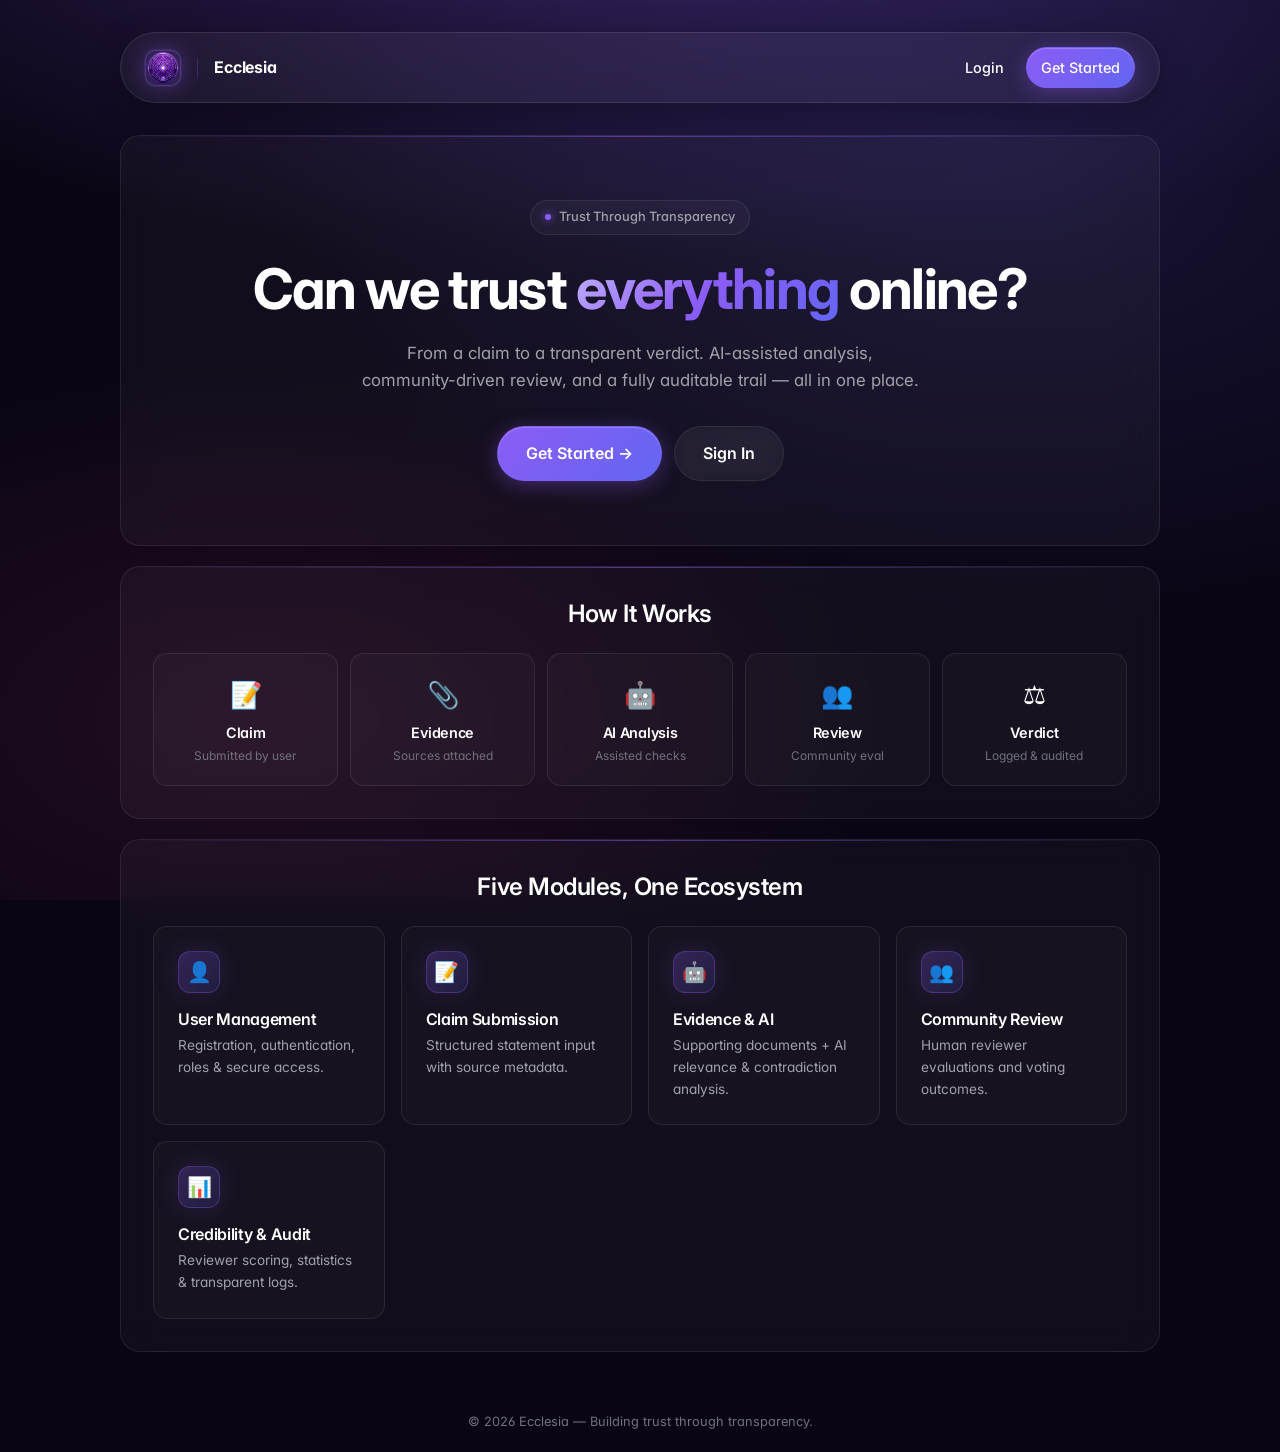
<file: web/index.html>
<!DOCTYPE html>
<html lang="en">
<head>
    <meta charset="UTF-8">
    <meta name="viewport" content="width=device-width, initial-scale=1.0">
    <title>Community Evidence Verification Platform</title>
    <link rel="preconnect" href="https://fonts.googleapis.com">
    <link rel="preconnect" href="https://fonts.gstatic.com" crossorigin>
    <link href="https://fonts.googleapis.com/css2?family=Inter:wght@400;500;600;700&family=JetBrains+Mono:wght@400;500&display=swap" rel="stylesheet">
    <link rel="stylesheet" href="style.css">
</head>
<body>
<div class="container">
    <nav class="nav">
        <div class="nav-brand">
            <div class="nav-logo"><img src="images/logo.png" alt="Ecclesia"></div>
            <div class="brand-divider"></div>
            <span>Ecclesia</span>
        </div>
        <div class="nav-links">
            <a href="login.html" style="color:white">Login</a>
            <a href="register.html" class="btn btn-primary btn-sm" style="color:white">Get Started</a>
        </div>
    </nav>

    <section class="card hero">
        <div class="hero-badge">Trust Through Transparency</div>
        <h1>Can we trust <span class="gradient-text">everything</span> online?</h1>
        <p>From a claim to a transparent verdict. AI-assisted analysis, community-driven review, and a fully auditable trail — all in one place.</p>
        <div class="hero-actions">
            <a href="register.html" class="btn btn-primary btn-lg">Get Started →</a>
            <a href="login.html" class="btn btn-secondary btn-lg">Sign In</a>
        </div>
    </section>

    <section class="card">
        <h2 class="text-center">How It Works</h2>
        <div class="workflow">
            <div class="workflow-step">
                <span class="step-icon">📝</span>
                <h4>Claim</h4>
                <p>Submitted by user</p>
            </div>
            <div class="workflow-step">
                <span class="step-icon">📎</span>
                <h4>Evidence</h4>
                <p>Sources attached</p>
            </div>
            <div class="workflow-step">
                <span class="step-icon">🤖</span>
                <h4>AI Analysis</h4>
                <p>Assisted checks</p>
            </div>
            <div class="workflow-step">
                <span class="step-icon">👥</span>
                <h4>Review</h4>
                <p>Community eval</p>
            </div>
            <div class="workflow-step">
                <span class="step-icon">⚖️</span>
                <h4>Verdict</h4>
                <p>Logged & audited</p>
            </div>
        </div>
    </section>

    <section class="card">
        <h2 class="text-center">Five Modules, One Ecosystem</h2>
        <div class="feature-grid">
            <div class="feature">
                <div class="feature-icon">👤</div>
                <h3>User Management</h3>
                <p>Registration, authentication, roles & secure access.</p>
            </div>
            <div class="feature">
                <div class="feature-icon">📝</div>
                <h3>Claim Submission</h3>
                <p>Structured statement input with source metadata.</p>
            </div>
            <div class="feature">
                <div class="feature-icon">🤖</div>
                <h3>Evidence & AI</h3>
                <p>Supporting documents + AI relevance & contradiction analysis.</p>
            </div>
            <div class="feature">
                <div class="feature-icon">👥</div>
                <h3>Community Review</h3>
                <p>Human reviewer evaluations and voting outcomes.</p>
            </div>
            <div class="feature">
                <div class="feature-icon">📊</div>
                <h3>Credibility & Audit</h3>
                <p>Reviewer scoring, statistics & transparent logs.</p>
            </div>
        </div>
    </section>

    <div class="footer">
        © 2026 Ecclesia — Building trust through transparency.
    </div>
</div>
</body>
</html>
</file>
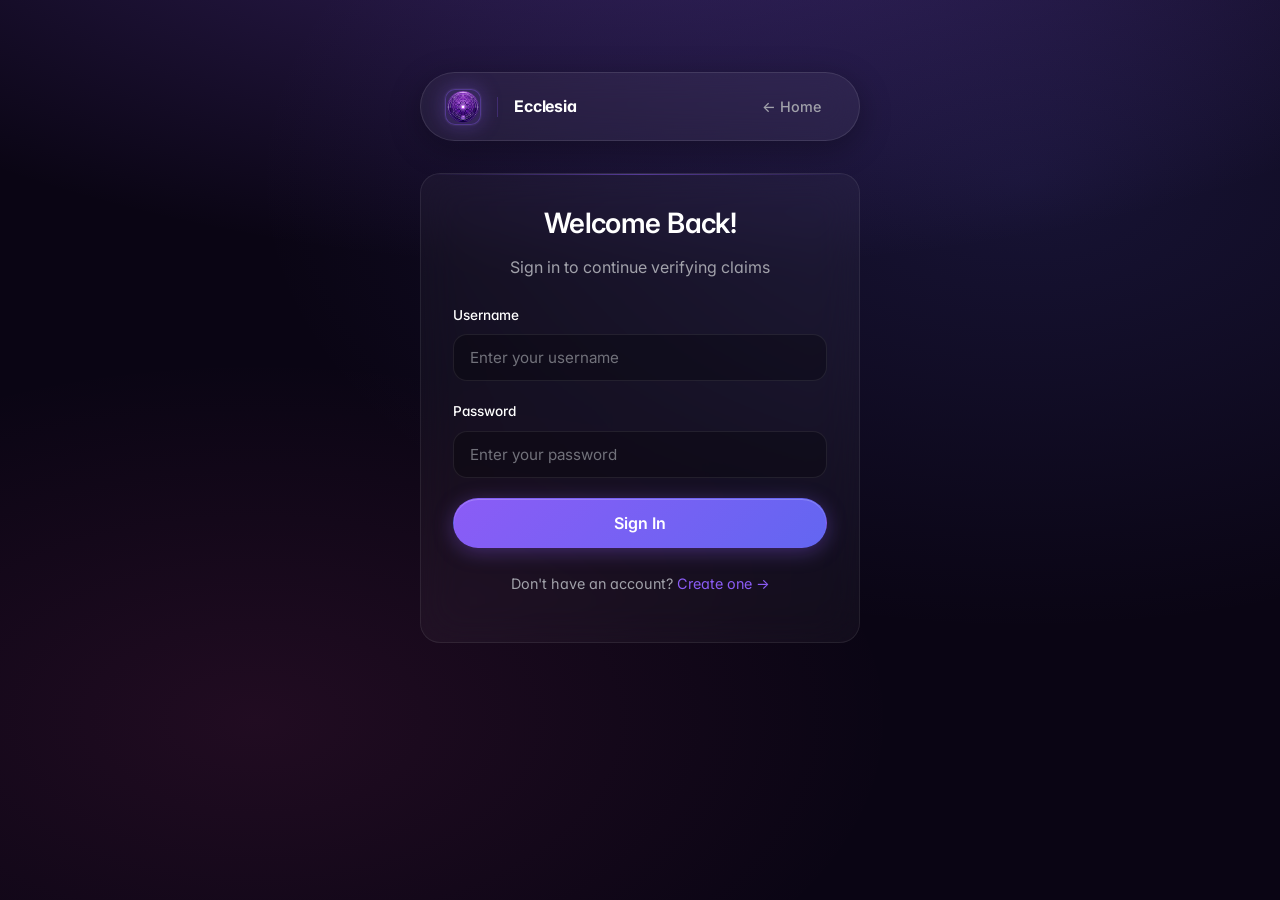
<file: web/claim-detail.html>
<!DOCTYPE html>
<html lang="en">
<head>
    <meta charset="UTF-8">
    <meta name="viewport" content="width=device-width, initial-scale=1.0">
    <title>Claim Details — Ecclesia</title>
    <link rel="preconnect" href="https://fonts.googleapis.com">
    <link rel="preconnect" href="https://fonts.gstatic.com" crossorigin>
    <link href="https://fonts.googleapis.com/css2?family=Inter:wght@400;500;600;700&family=JetBrains+Mono:wght@400;500&display=swap" rel="stylesheet">
    <link rel="stylesheet" href="style.css">
</head>
<body>
<div class="container">
    <nav class="nav">
        <div class="nav-brand">
            <div class="nav-logo"><img src="images/logo.png" alt="Ecclesia" onerror="this.style.display='none'"></div>
            <span>Ecclesia</span>
        </div>
        <div class="nav-links">
            <a href="dashboard.html">← Dashboard</a>
            <a href="#" onclick="logout(); return false;">Logout</a>
        </div>
    </nav>

    <div id="content">Loading...</div>
</div>

<div id="reportModal" class="modal-overlay">
    <div class="modal-content">
        <div class="modal-header">
            <h2>📄 Verification Report</h2>
            <button class="btn btn-secondary btn-sm" onclick="closeReport()">✕ Close</button>
        </div>
        <div class="modal-body">
            <pre id="reportContent"></pre>
        </div>
    </div>
</div>

<script>
    const user = JSON.parse(localStorage.getItem('user') || 'null');
    if (!user) window.location.href = 'login.html';

    const params = new URLSearchParams(window.location.search);
    const claimId = params.get('id');

    if (!claimId) {
        document.getElementById('content').innerHTML =
            '<div class="error">No claim ID provided. <a href="dashboard.html">Go back</a></div>';
    }

    // ---- Date formatter for IST strings like "2026-09-18 14:00:00" ----
    function formatDateTime(str) {
        if (!str) return 'N/A';
        const m = String(str).match(/(\d{4})-(\d{2})-(\d{2})[T ](\d{2}):(\d{2})/);
        if (!m) return str;
        const [, y, mo, d, h, mi] = m;
        const months = ['Jan','Feb','Mar','Apr','May','Jun','Jul','Aug','Sep','Oct','Nov','Dec'];
        const hh = parseInt(h, 10);
        const ampm = hh >= 12 ? 'PM' : 'AM';
        const h12 = hh % 12 || 12;
        return `${d} ${months[parseInt(mo, 10) - 1]} ${y}, ${h12}:${mi} ${ampm}`;
    }

    function escapeHtml(str) {
        if (str === null || str === undefined) return '';
        return String(str)
            .replace(/&/g, '&amp;')
            .replace(/</g, '&lt;')
            .replace(/>/g, '&gt;')
            .replace(/"/g, '&quot;')
            .replace(/'/g, '&#39;');
    }

    // =========================================================
    // MAIN LOAD
    // =========================================================
    async function loadClaim() {
        try {
            const res = await fetch(`http://localhost:8080/api/claim/detail?id=${claimId}`);
            const claim = await res.json();

            if (!res.ok) {
                document.getElementById('content').innerHTML =
                    '<div class="error">' + (claim.error || 'Claim not found') + '</div>';
                return;
            }

            const reviewsRes = await fetch(`http://localhost:8080/api/review/claim?claimId=${claimId}`);
            const reviews = await reviewsRes.json();

            // ---- Compute evidence list (defensive) ----
            const evidence = Array.isArray(claim.evidenceList) ? claim.evidenceList : [];

            let html = `
                    <div class="card">
                        <div class="claim-meta" style="margin-bottom: 12px;">
                            <span>👤 ${claim.submitter ? escapeHtml(claim.submitter.username) : 'Unknown'}</span>
                            <span>🕐 ${formatDateTime(claim.submissionDate)}</span>
                            <span class="status status-${claim.status}">${claim.status}</span>
                        </div>
                        <h1 style="font-size: 1.75rem;">${escapeHtml(claim.title)}</h1>
                        <p>${escapeHtml(claim.description || 'No description provided.')}</p>
                        ${claim.sourceUrl ? `<p style="font-size: 0.85rem;"><strong style="color: var(--text);">Source:</strong> <a href="${escapeHtml(claim.sourceUrl)}" target="_blank">${escapeHtml(claim.sourceUrl)}</a></p>` : ''}
                        <div class="claim-actions">
                            <button class="btn btn-secondary btn-sm" onclick="viewReport()">📄 View Full Report</button>
                        </div>
                    </div>

                    <!-- ============ EVIDENCE SECTION ============ -->
                    <div class="card">
                        <h2>📎 Evidence (${evidence.length})</h2>
                        ${evidence.length > 0
                ? evidence.map(e => `
                                <div class="claim-card">
                                    <h3>${escapeHtml(e.title)}</h3>
                                    <div class="claim-meta">
                                        <span>📁 ${escapeHtml(e.type || 'N/A')}</span>
                                    </div>
                                    ${e.description
                    ? `<p style="margin-top: 10px; margin-bottom: 10px; font-size: 0.88rem; color: var(--text-muted); line-height: 1.5;"><strong style="color: var(--text);">Finding:</strong> <em>${escapeHtml(e.description)}</em></p>`
                    : ''}
                                    ${e.url
                    ? `<a href="${escapeHtml(e.url)}" target="_blank" style="font-size: 0.85rem; word-break: break-all;">${escapeHtml(e.url)}</a>`
                    : '<small>No URL</small>'}
                                </div>
                            `).join('')
                : '<p>No evidence added yet.</p>'}
                    </div>
                    <!-- ============ END EVIDENCE ============ -->
                `;

            // ---- AI Analysis ----
            if (claim.aiAnalysis) {
                html += `
                        <div class="card">
                            <h2>🤖 AI Analysis</h2>
                            <div class="ai-box">
                                <p><strong>Relevance Score:</strong> ${claim.aiAnalysis.relevanceScore}/100</p>
                                <p><strong>Contradiction:</strong> ${claim.aiAnalysis.contradiction ? '⚠️ Yes' : '✅ No'}</p>
                                <p><strong>Summary:</strong> ${escapeHtml(claim.aiAnalysis.summary || 'N/A')}</p>
                                <small>Analysed at ${formatDateTime(claim.aiAnalysis.analysisDate)}</small>
                            </div>
                        </div>
                    `;
            } else {
                html += `<div class="card"><h2>🤖 AI Analysis</h2><p>⏳ Analysis pending or not performed yet.</p></div>`;
            }

            // ---- Community Reviews ----
            html += `
                    <div class="card">
                        <h2>👥 Community Reviews (${reviews.length || 0})</h2>
                        ${reviews && reviews.length > 0
                ? reviews.map(r => `
                                <div class="claim-card">
                                    <div class="claim-meta">
                                        <span>👤 ${r.reviewer ? escapeHtml(r.reviewer.username) : 'Unknown'}</span>
                                        <span class="status status-${r.verdict}">${r.verdict}</span>
                                    </div>
                                    <p style="color: var(--text);">${escapeHtml(r.reviewText)}</p>
                                    <small>${formatDateTime(r.reviewDate)}</small>
                                </div>
                            `).join('')
                : '<p>No reviews yet.</p>'}
                    </div>
                `;

            // ---- Review form for REVIEWER role ----
            if (user.role === 'REVIEWER') {
                html += `
                        <div class="card">
                            <h2>✍️ Submit Your Review</h2>
                            <div id="reviewMessage"></div>
                            <div class="form-group">
                                <label>Your Analysis</label>
                                <textarea id="reviewText" rows="4" placeholder="Provide your analysis of the claim and evidence..."></textarea>
                            </div>
                            <div class="form-group">
                                <label>Verdict</label>
                                <select id="verdict">
                                    <option value="VERIFIED">✅ VERIFIED</option>
                                    <option value="REJECTED">❌ REJECTED</option>
                                    <option value="NEEDS_INFO">⚠️ NEEDS MORE INFORMATION</option>
                                </select>
                            </div>
                            <button class="btn btn-primary btn-block" onclick="submitReview()">Submit Review</button>
                        </div>
                    `;
            }

            document.getElementById('content').innerHTML = html;

        } catch (e) {
            document.getElementById('content').innerHTML = '<div class="error">Error: ' + e.message + '</div>';
        }
    }

    // =========================================================
    // SUBMIT REVIEW
    // =========================================================
    async function submitReview() {
        const text = document.getElementById('reviewText').value.trim();
        const verdict = document.getElementById('verdict').value;
        const msg = document.getElementById('reviewMessage');

        if (!text) {
            msg.innerHTML = '<div class="error">Review text is required</div>';
            return;
        }

        try {
            const res = await fetch('http://localhost:8080/api/review/submit', {
                method: 'POST',
                headers: { 'Content-Type': 'application/json' },
                body: JSON.stringify({
                    claimId: parseInt(claimId),
                    reviewerUsername: user.username,
                    reviewText: text,
                    verdict
                })
            });
            const data = await res.json();
            if (res.ok) {
                msg.innerHTML = '<div class="success">Review submitted!</div>';
                setTimeout(() => loadClaim(), 1000);
            } else {
                msg.innerHTML = '<div class="error">' + (data.error || 'Failed') + '</div>';
            }
        } catch (e) {
            msg.innerHTML = '<div class="error">Server error: ' + e.message + '</div>';
        }
    }

    // =========================================================
    // REPORT
    // =========================================================
    async function viewReport() {
        const modal = document.getElementById('reportModal');
        const content = document.getElementById('reportContent');
        content.textContent = 'Generating report...';
        modal.classList.add('active');

        try {
            const res = await fetch(`http://localhost:8080/api/report/claim?claimId=${claimId}`);
            const data = await res.json();
            content.textContent = res.ok
                ? (data.content || 'No content')
                : ('Failed: ' + (data.error || 'Unknown'));
        } catch (e) {
            content.textContent = 'Server error: ' + e.message;
        }
    }

    function closeReport() {
        document.getElementById('reportModal').classList.remove('active');
    }

    document.addEventListener('keydown', e => { if (e.key === 'Escape') closeReport(); });
    document.getElementById('reportModal').addEventListener('click', e => {
        if (e.target.id === 'reportModal') closeReport();
    });

    function logout() {
        localStorage.removeItem('user');
        window.location.href = 'login.html';
    }

    loadClaim();
</script>
</body>
</html>
</file>
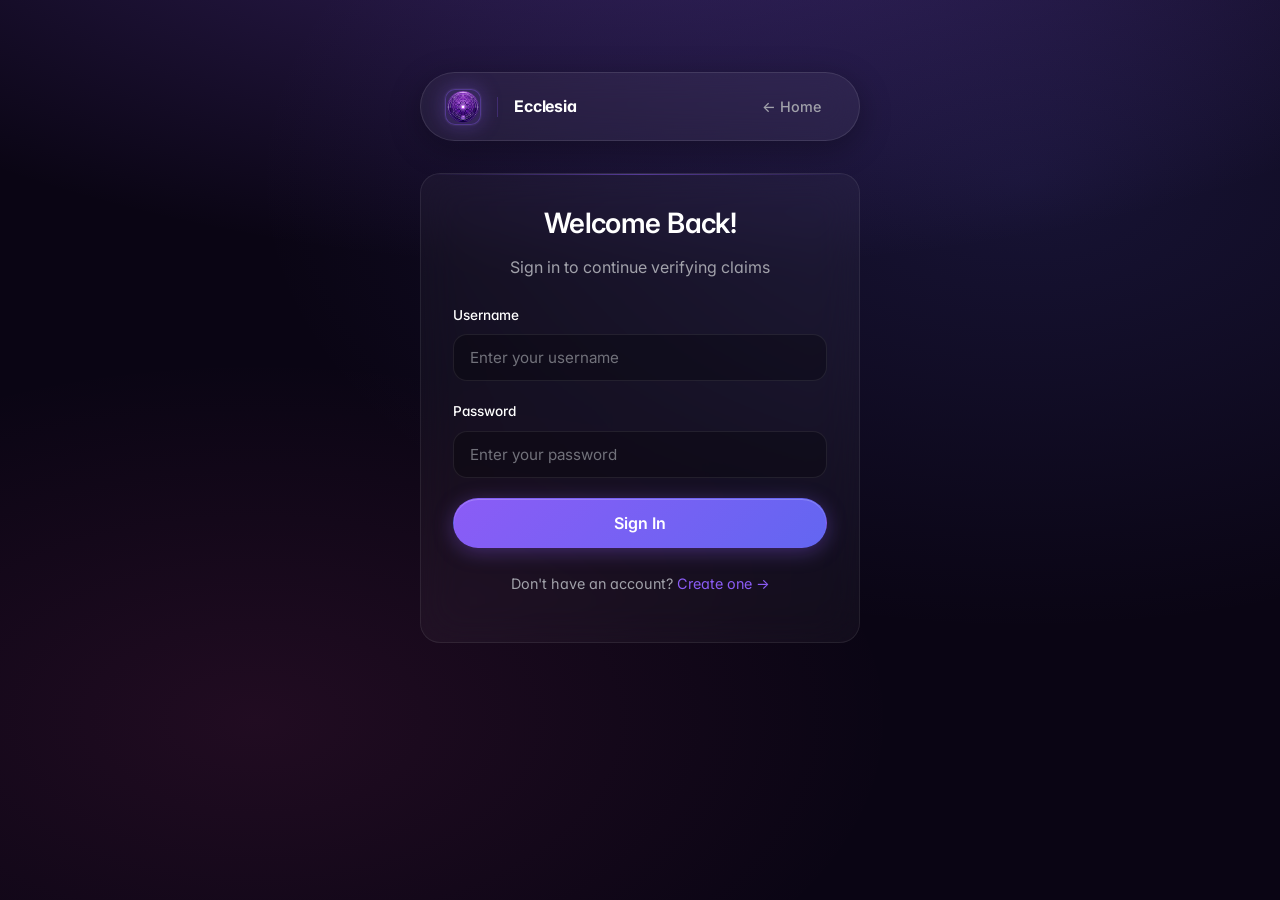
<file: web/dashboard.html>
<!DOCTYPE html>
<html lang="en">
<head>
    <meta charset="UTF-8">
    <meta name="viewport" content="width=device-width, initial-scale=1.0">
    <title>Dashboard — Ecclesia</title>
    <link rel="preconnect" href="https://fonts.googleapis.com">
    <link rel="preconnect" href="https://fonts.gstatic.com" crossorigin>
    <link href="https://fonts.googleapis.com/css2?family=Inter:wght@400;500;600;700&family=JetBrains+Mono:wght@400;500&display=swap" rel="stylesheet">
    <link rel="stylesheet" href="style.css">
</head>
<body>
<div class="container">
    <nav class="nav">
        <div class="nav-brand">
            <div class="nav-logo"><img src="images/logo.png" alt="Ecclesia" onerror="this.style.display='none'"></div>
            <div class="brand-divider"></div>
            <span>Ecclesia</span>
        </div>
        <div class="nav-links">
            <br>
            <div class="nav-user" id="navUser"></div>
            <br>
            <a href="submit-claim.html" class="btn btn-primary btn-sm">+ New Claim</a>
            <a href="#" onclick="logout(); return false;">Logout</a>
        </div>
    </nav>

    <!-- STAT CARDS (clickable to filter) -->
    <div class="stats-grid">
        <div class="stat stat-clickable" data-filter="ALL" onclick="setFilter('ALL')">
            <span class="stat-value" id="statTotal">0</span>
            <span class="stat-label">Total Claims</span>
        </div>
        <div class="stat stat-clickable" data-filter="VERIFIED" onclick="setFilter('VERIFIED')">
            <span class="stat-value" id="statVerified">0</span>
            <span class="stat-label">Verified</span>
        </div>
        <div class="stat stat-clickable" data-filter="PENDING" onclick="setFilter('PENDING')">
            <span class="stat-value" id="statPending">0</span>
            <span class="stat-label">Pending</span>
        </div>
    </div>

    <div class="card">
        <div class="card-head">
            <h2 id="claimsHeading">All Claims</h2>
            <div class="search-box">
                <input type="text" id="searchInput" placeholder="Search claims..." oninput="renderClaims()">
            </div>
            <br>
        </div>
        <div id="claimsList">Loading...</div>
    </div>
</div>

<script>
    // =========================================================
    // AUTH
    // =========================================================
    const user = JSON.parse(localStorage.getItem('user') || 'null');
    if (!user) window.location.href = 'login.html';

    // Render user pill in nav
    (function renderNavUser() {
        const navUser = document.getElementById('navUser');
        if (!navUser) return;
        const initials = (user.fullName || user.username || '?')
            .split(' ')
            .map(w => w[0])
            .slice(0, 2)
            .join('')
            .toUpperCase();
        navUser.innerHTML = `
            <div class="user-avatar">${initials}</div>
            <div class="user-details">
                <span class="user-name">${escapeHtml(user.fullName || user.username)}</span>
                <span class="user-role">${escapeHtml(user.role || 'USER')}</span>
            </div>
        `;
    })();

    // =========================================================
    // STATE
    // =========================================================
    let allClaims = [];
    let activeFilter = 'ALL';

    // =========================================================
    // HELPERS
    // =========================================================
    function escapeHtml(str) {
        if (str === null || str === undefined) return '';
        return String(str)
            .replace(/&/g, '&amp;')
            .replace(/</g, '&lt;')
            .replace(/>/g, '&gt;')
            .replace(/"/g, '&quot;');
    }

    function formatDateTime(str) {
        if (!str) return 'N/A';
        // Handles "2026-09-18 14:00:00" or "2026-09-18T14:00:00"
        const m = String(str).match(/(\d{4})-(\d{2})-(\d{2})[T ](\d{2}):(\d{2})/);
        if (!m) return str;
        const [, y, mo, d, h, mi] = m;
        const months = ['Jan','Feb','Mar','Apr','May','Jun','Jul','Aug','Sep','Oct','Nov','Dec'];
        const hh = parseInt(h, 10);
        const ampm = hh >= 12 ? 'PM' : 'AM';
        const h12 = hh % 12 || 12;
        return `${d} ${months[parseInt(mo, 10) - 1]} ${y}, ${h12}:${mi} ${ampm}`;
    }

    function statusMatchesFilter(status, filter) {
        if (filter === 'ALL') return true;
        if (filter === 'PENDING') return status === 'PENDING' || status === 'AI_ANALYSED' || status === 'NEEDS_INFO';
        return status === filter;
    }

    // =========================================================
    // FILTER + SEARCH
    // =========================================================
    function setFilter(filter) {
        activeFilter = filter;

        // Visual highlight
        document.querySelectorAll('.stat-clickable').forEach(el => {
            el.classList.toggle('active', el.dataset.filter === filter);
        });

        // Heading update
        const headingMap = {
            'ALL': 'All Claims',
            'VERIFIED': 'Verified Claims',
            'PENDING': 'Pending Claims'
        };
        document.getElementById('claimsHeading').textContent = headingMap[filter] || 'Claims';

        renderClaims();
    }

    function renderClaims() {
        const container = document.getElementById('claimsList');
        const query = (document.getElementById('searchInput')?.value || '').toLowerCase().trim();

        let filtered = allClaims.filter(c => statusMatchesFilter(c.status, activeFilter));

        if (query) {
            filtered = filtered.filter(c =>
                (c.title || '').toLowerCase().includes(query) ||
                (c.description || '').toLowerCase().includes(query) ||
                (c.submitter && (c.submitter.username || '').toLowerCase().includes(query))
            );
        }

        if (allClaims.length === 0) {
            container.innerHTML = `
                <div class="empty-state">
                    <div class="empty-icon">🔍</div>
                    <h3>No claims yet</h3>
                    <p>Be the first to submit a claim and start the verification process.</p>
                    <a href="submit-claim.html" class="btn btn-primary" style="margin-top: 16px;">Submit the first claim →</a>
                </div>
            `;
            return;
        }

        if (filtered.length === 0) {
            container.innerHTML = `
                <div class="empty-state">
                    <div class="empty-icon">🔎</div>
                    <h3>No matching claims</h3>
                    <p>Try a different search term or filter.</p>
                    <button class="btn btn-secondary" style="margin-top: 16px;" onclick="clearFilters()">Clear filters</button>
                </div>
            `;
            return;
        }

        container.innerHTML = filtered.map(c => `
            <div class="claim-card">
                <h3>${escapeHtml(c.title)}</h3>
                <p>${escapeHtml(c.description || 'No description provided.')}</p>
                <div class="claim-meta">
                    <span>👤 ${c.submitter ? escapeHtml(c.submitter.username) : 'Unknown'}</span>
                    <span>🕐 ${formatDateTime(c.submissionDate)}</span>
                </div>
                <span class="status status-${c.status}">${c.status}</span>
                ${c.aiAnalysis ? `<div class="ai-box" style="margin-top: 16px;">
                    <strong>🤖 AI:</strong> Relevance ${c.aiAnalysis.relevanceScore}/100 ·
                    ${c.aiAnalysis.contradiction ? '⚠️ Contradiction' : '✅ No contradiction'}<br>
                    <em>${escapeHtml(c.aiAnalysis.summary || '')}</em>
                </div>` : ''}
                <div class="claim-actions">
                    <a href="claim-detail.html?id=${c.id}" class="btn btn-secondary btn-sm">View Details →</a>
                </div>
            </div>
        `).join('');
    }

    function clearFilters() {
        document.getElementById('searchInput').value = '';
        setFilter('ALL');
    }

    // =========================================================
    // LOAD CLAIMS
    // =========================================================
    async function loadClaims() {
        try {
            const res = await fetch('http://localhost:8080/api/claim/all');
            const claims = await res.json();
            allClaims = Array.isArray(claims) ? claims : [];

            // Stats
            document.getElementById('statTotal').textContent = allClaims.length;
            document.getElementById('statVerified').textContent =
                allClaims.filter(c => c.status === 'VERIFIED').length;
            document.getElementById('statPending').textContent =
                allClaims.filter(c => c.status === 'PENDING' || c.status === 'AI_ANALYSED' || c.status === 'NEEDS_INFO').length;

            renderClaims();
        } catch (e) {
            document.getElementById('claimsList').innerHTML =
                '<div class="error">Failed to load: ' + e.message + '</div>';
        }
    }

    // =========================================================
    // LOGOUT
    // =========================================================
    function logout() {
        localStorage.removeItem('user');
        window.location.href = 'login.html';
    }

    // =========================================================
    // BOOT
    // =========================================================
    loadClaims();
</script>
</body>
</html>
</file>
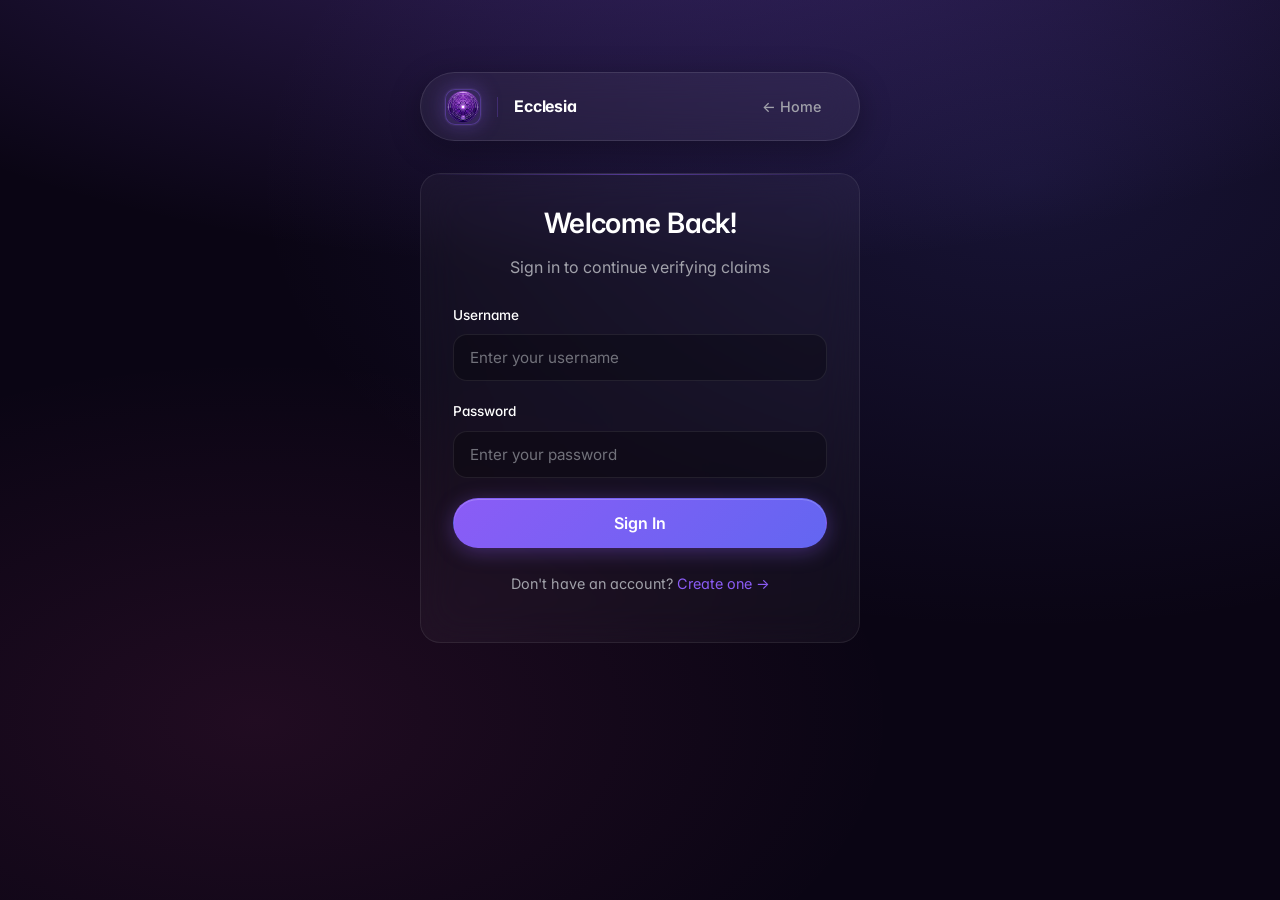
<file: web/login.html>
<!DOCTYPE html>
<html lang="en">
<head>
    <meta charset="UTF-8">
    <meta name="viewport" content="width=device-width, initial-scale=1.0">
    <title>Login — Ecclesia</title>
    <link rel="preconnect" href="https://fonts.googleapis.com">
    <link rel="preconnect" href="https://fonts.gstatic.com" crossorigin>
    <link href="https://fonts.googleapis.com/css2?family=Inter:wght@400;500;600;700&family=JetBrains+Mono:wght@400;500&display=swap" rel="stylesheet">
    <link rel="stylesheet" href="style.css">
</head>
<body>
<div class="container" style="max-width: 440px; padding-top: 40px;">
    <div class="nav">
        <div class="nav-brand">
            <div class="nav-logo"><img src="images/logo.png" alt="Ecclesia"></div>
            <div class="brand-divider"></div>
            <span>Ecclesia</span>
        </div>
        <div class="nav-links">
            <a href="index.html">← Home</a>
        </div>
    </div>

    <div class="card">
        <div class="text-center mb-4">
            <h1 style="font-size: 1.75rem;">Welcome Back!</h1>
            <p>Sign in to continue verifying claims</p>
        </div>

        <div id="message"></div>

        <div class="form-group">
            <label>Username</label>
            <input type="text" id="username" placeholder="Enter your username">
        </div>

        <div class="form-group">
            <label>Password</label>
            <input type="password" id="password" placeholder="Enter your password">
        </div>

        <button class="btn btn-primary btn-block btn-lg" onclick="login()">Sign In</button>

        <p class="text-center mt-4" style="font-size: 0.9rem;">
            Don't have an account? <a href="register.html">Create one →</a>
        </p>
    </div>
</div>

<script>
    async function login() {
        const username = document.getElementById('username').value.trim();
        const password = document.getElementById('password').value;
        const msg = document.getElementById('message');

        if (!username || !password) {
            msg.innerHTML = '<div class="error">Please fill all fields</div>';
            return;
        }

        try {
            const res = await fetch('http://localhost:8080/api/user/login', {
                method: 'POST',
                headers: { 'Content-Type': 'application/json' },
                body: JSON.stringify({ username, password })
            });
            const data = await res.json();

            if (res.ok) {
                localStorage.setItem('user', JSON.stringify(data));
                window.location.href = 'dashboard.html';
            } else {
                msg.innerHTML = '<div class="error">' + (data.error || 'Login failed') + '</div>';
            }
        } catch (e) {
            msg.innerHTML = '<div class="error">Server error: ' + e.message + '</div>';
        }
    }

    document.addEventListener('keydown', (e) => {
        if (e.key === 'Enter') login();
    });
</script>
</body>
</html>
</file>
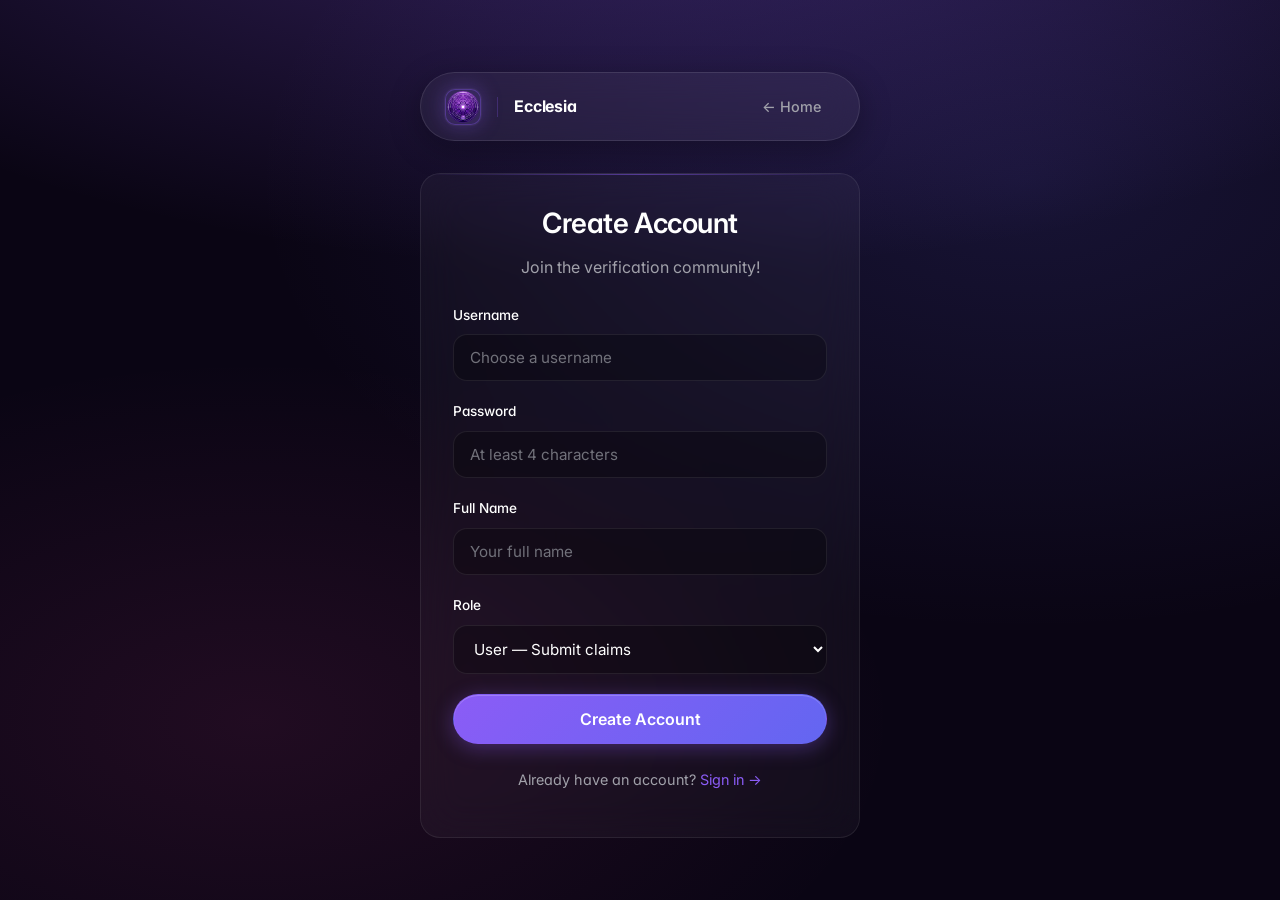
<file: web/register.html>
<!DOCTYPE html>
<html lang="en">
<head>
    <meta charset="UTF-8">
    <meta name="viewport" content="width=device-width, initial-scale=1.0">
    <title>Register — Ecclesia</title>
    <link rel="preconnect" href="https://fonts.googleapis.com">
    <link rel="preconnect" href="https://fonts.gstatic.com" crossorigin>
    <link href="https://fonts.googleapis.com/css2?family=Inter:wght@400;500;600;700&family=JetBrains+Mono:wght@400;500&display=swap" rel="stylesheet">
    <link rel="stylesheet" href="style.css">
</head>
<body>
<div class="container" style="max-width: 440px; padding-top: 40px;">
    <div class="nav">
        <div class="nav-brand">
            <div class="nav-logo"><img src="images/logo.png" alt="Ecclesia"></div>
            <div class="brand-divider"></div>
            <span>Ecclesia</span>
        </div>
        <div class="nav-links">
            <a href="index.html">← Home</a>
        </div>
    </div>

    <div class="card">
        <div class="text-center mb-4">
            <h1 style="font-size: 1.75rem;">Create Account</h1>
            <p>Join the verification community!</p>
        </div>

        <div id="message"></div>

        <div class="form-group">
            <label>Username</label>
            <input type="text" id="username" placeholder="Choose a username">
        </div>

        <div class="form-group">
            <label>Password</label>
            <input type="password" id="password" placeholder="At least 4 characters">
        </div>

        <div class="form-group">
            <label>Full Name</label>
            <input type="text" id="fullName" placeholder="Your full name">
        </div>

        <div class="form-group">
            <label>Role</label>
            <select id="role">
                <option value="USER">User — Submit claims</option>
                <option value="REVIEWER">Reviewer — Evaluate claims</option>
            </select>
        </div>

        <button class="btn btn-primary btn-block btn-lg" onclick="register()">Create Account</button>

        <p class="text-center mt-4" style="font-size: 0.9rem;">
            Already have an account? <a href="login.html">Sign in →</a>
        </p>
    </div>
</div>

<script>
    async function register() {
        const username = document.getElementById('username').value.trim();
        const password = document.getElementById('password').value;
        const fullName = document.getElementById('fullName').value.trim();
        const role = document.getElementById('role').value;
        const msg = document.getElementById('message');

        if (!username || !password || !fullName) {
            msg.innerHTML = '<div class="error">Please fill all fields</div>';
            return;
        }

        try {
            const res = await fetch('http://localhost:8080/api/user/register', {
                method: 'POST',
                headers: { 'Content-Type': 'application/json' },
                body: JSON.stringify({ username, password, fullName, role })
            });
            const data = await res.json();

            if (res.ok) {
                msg.innerHTML = '<div class="success">Account created! Redirecting to login...</div>';
                setTimeout(() => window.location.href = 'login.html', 1500);
            } else {
                msg.innerHTML = '<div class="error">' + (data.error || 'Registration failed') + '</div>';
            }
        } catch (e) {
            msg.innerHTML = '<div class="error">Server error: ' + e.message + '</div>';
        }
    }
</script>
</body>
</html>
</file>
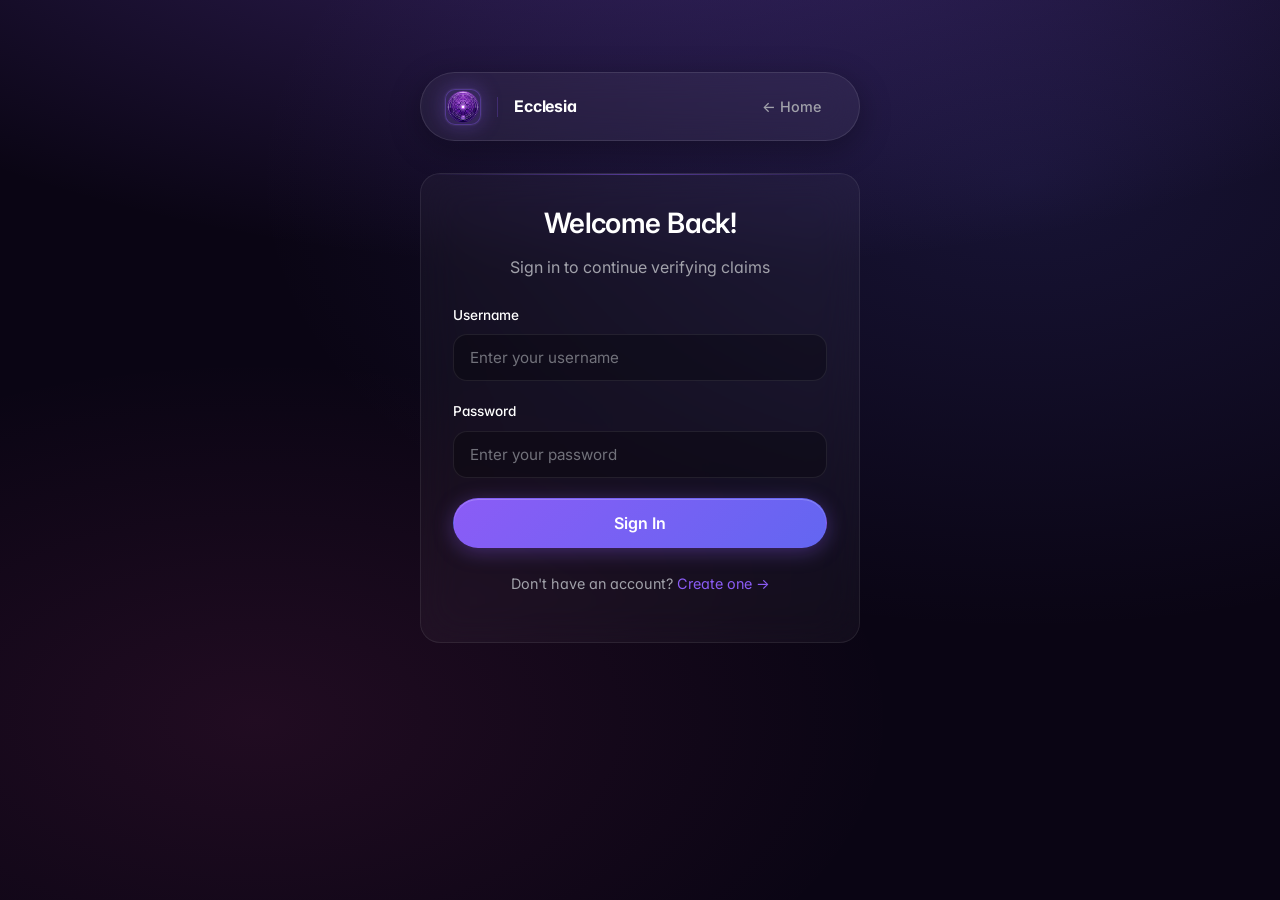
<file: web/submit-claim.html>
<!DOCTYPE html>
<html lang="en">
<head>
    <meta charset="UTF-8">
    <meta name="viewport" content="width=device-width, initial-scale=1.0">
    <title>Submit a Claim — Ecclesia</title>
    <link rel="preconnect" href="https://fonts.googleapis.com">
    <link rel="preconnect" href="https://fonts.gstatic.com" crossorigin>
    <link href="https://fonts.googleapis.com/css2?family=Inter:wght@400;500;600;700&family=JetBrains+Mono:wght@400;500&display=swap" rel="stylesheet">
    <link rel="stylesheet" href="style.css">
</head>
<body>
<div class="container" style="max-width: 720px;">
    <nav class="nav">
        <div class="nav-brand">
            <div class="nav-logo"><img src="images/logo.png" alt="Ecclesia" onerror="this.style.display='none'"></div>
            <span>Ecclesia</span>
        </div>
        <div class="nav-links">
            <a href="dashboard.html">← Dashboard</a>
        </div>
    </nav>

    <div class="card">
        <h1 style="font-size: 1.75rem;">Submit a Claim</h1>
        <p>Provide a structured statement and any supporting evidence.</p>

        <div id="message"></div>

        <div class="form-group">
            <label>Claim Title *</label>
            <input type="text" id="title" placeholder="e.g., Drinking X completely prevents illness">
        </div>

        <div class="form-group">
            <label>Description</label>
            <textarea id="description" rows="4" placeholder="Describe the claim in detail..."></textarea>
        </div>

        <div class="form-group">
            <label>Source URL</label>
            <input type="url" id="sourceUrl" placeholder="https://...">
        </div>

        <div class="divider"></div>

        <h3 style="margin-bottom: 8px;">Evidence (optional, up to 3)</h3>
        <p style="margin-bottom: 16px; font-size: 0.85rem;">
            Attach links to studies, articles, or reports. Add a short finding so the AI can reason about what the source actually says — the AI cannot open URLs.
        </p>

        <div id="evidenceContainer">
            <div class="evidence-block" style="margin-bottom: 16px; padding: 16px; background: rgba(255,255,255,0.02); border-radius: var(--radius); border: 1px solid var(--border);">
                <div class="form-group">
                    <label>Evidence Title</label>
                    <input type="text" class="ev-title" placeholder="e.g., Cochrane Review on Hand Washing">
                </div>
                <div class="form-group">
                    <label>What does this source say? (key finding)</label>
                    <input type="text" class="ev-desc" placeholder="e.g., Found strong evidence that hand washing reduces infection">
                </div>
                <div class="form-group">
                    <label>Evidence URL</label>
                    <input type="url" class="ev-url" placeholder="https://...">
                </div>
                <div class="form-group">
                    <label>Type</label>
                    <select class="ev-type">
                        <option value="Study">Study</option>
                        <option value="News">News</option>
                        <option value="Report">Report</option>
                        <option value="Government">Government</option>
                        <option value="Other">Other</option>
                    </select>
                </div>
            </div>
        </div>

        <button class="btn btn-secondary" onclick="addEvidenceSlot()" style="margin-bottom: 16px;">+ Add Another Evidence</button>

        <button class="btn btn-primary btn-block" onclick="submitAll()">Submit Claim →</button>
    </div>
</div>

<script>
    const user = JSON.parse(localStorage.getItem('user') || 'null');
    if (!user) window.location.href = 'login.html';

    function addEvidenceSlot() {
        const container = document.getElementById('evidenceContainer');
        const count = container.querySelectorAll('.evidence-block').length;
        if (count >= 3) { alert('Maximum 3 evidence items'); return; }

        const block = document.createElement('div');
        block.className = 'evidence-block';
        block.style.cssText = 'margin-bottom: 16px; padding: 16px; background: rgba(255,255,255,0.02); border-radius: var(--radius); border: 1px solid var(--border);';
        block.innerHTML = `
                <div class="form-group">
                    <label>Evidence Title</label>
                    <input type="text" class="ev-title" placeholder="e.g., CDC Handwashing Guidelines">
                </div>
                <div class="form-group">
                    <label>What does this source say? (key finding)</label>
                    <input type="text" class="ev-desc" placeholder="e.g., Confirms hand washing reduces disease transmission">
                </div>
                <div class="form-group">
                    <label>Evidence URL</label>
                    <input type="url" class="ev-url" placeholder="https://...">
                </div>
                <div class="form-group">
                    <label>Type</label>
                    <select class="ev-type">
                        <option value="Study">Study</option>
                        <option value="News">News</option>
                        <option value="Report">Report</option>
                        <option value="Government">Government</option>
                        <option value="Other">Other</option>
                    </select>
                </div>
            `;
        container.appendChild(block);
    }

    async function submitAll() {
        const title = document.getElementById('title').value.trim();
        const description = document.getElementById('description').value.trim();
        const sourceUrl = document.getElementById('sourceUrl').value.trim();
        const msg = document.getElementById('message');

        if (!title) {
            msg.innerHTML = '<div class="error">Title is required</div>';
            return;
        }

        msg.innerHTML = '<div class="info-box">Submitting claim...</div>';

        try {
            // Step 1 — Submit the claim
            const claimRes = await fetch('http://localhost:8080/api/claim/submit', {
                method: 'POST',
                headers: { 'Content-Type': 'application/json' },
                body: JSON.stringify({ title, description, sourceUrl, username: user.username })
            });
            const claimData = await claimRes.json();

            if (!claimRes.ok) {
                msg.innerHTML = '<div class="error">' + (claimData.error || 'Submission failed') + '</div>';
                return;
            }

            const claimId = claimData.id;
            msg.innerHTML = '<div class="info-box">Claim #' + claimId + ' created. Attaching evidence...</div>';

            // Step 2 — Attach each evidence block
            const blocks = document.querySelectorAll('.evidence-block');
            let evidenceCount = 0;

            for (const block of blocks) {
                const evTitle = block.querySelector('.ev-title').value.trim();
                const evDesc  = block.querySelector('.ev-desc').value.trim();
                const evUrl   = block.querySelector('.ev-url').value.trim();
                const evType  = block.querySelector('.ev-type').value;

                // Require at least a title to count as evidence
                if (evTitle) {
                    const evRes = await fetch('http://localhost:8080/api/claim/evidence', {
                        method: 'POST',
                        headers: { 'Content-Type': 'application/json' },
                        body: JSON.stringify({
                            claimId: claimId,
                            title: evTitle,
                            description: evDesc,
                            url: evUrl,
                            type: evType
                        })
                    });
                    if (evRes.ok) {
                        evidenceCount++;
                    } else {
                        const err = await evRes.json().catch(() => ({}));
                        console.error('Evidence failed:', err);
                    }
                }
            }

            msg.innerHTML = '<div class="success">Claim #' + claimId + ' submitted with '
                + evidenceCount + ' evidence item(s). AI is analyzing now. Redirecting...</div>';
            setTimeout(() => window.location.href = 'dashboard.html', 2000);

        } catch (e) {
            msg.innerHTML = '<div class="error">Server error: ' + e.message + '</div>';
        }
    }
</script>
</body>
</html>
</file>
<file: web/style.css>
/* ============================================= */
/* 1. RESET & DESIGN TOKENS                      */
/* ============================================= */
:root {
    --bg-base: #0a0514;
    --bg-deep: #06030d;
    --surface: rgba(255, 255, 255, 0.035);
    --surface-hover: rgba(255, 255, 255, 0.06);
    --border: rgba(255, 255, 255, 0.08);
    --border-hover: rgba(139, 92, 246, 0.4);
    --text: #ffffff;
    --text-muted: #a1a1aa;
    --text-dim: #71717a;
    --accent: #8b5cf6;
    --accent-2: #6366f1;
    --accent-glow: rgba(139, 92, 246, 0.35);
    --pink: #ec4899;
    --success: #10b981;
    --danger: #ef4444;
    --warning: #f59e0b;
    --font: 'Inter', -apple-system, BlinkMacSystemFont, 'Segoe UI', system-ui, sans-serif;
    --mono: 'JetBrains Mono', 'SF Mono', Consolas, monospace;
    --radius: 14px;
    --radius-lg: 20px;
    --radius-pill: 999px;
    --shadow-glow: 0 0 40px rgba(139, 92, 246, 0.25);
}

* { margin: 0; padding: 0; box-sizing: border-box; }

html, body { height: 100%; }

body {
    font-family: var(--font);
    background-color: var(--bg-base);
    background-image:
            radial-gradient(ellipse 80% 50% at 50% -20%, rgba(139, 92, 246, 0.35), transparent),
            radial-gradient(ellipse 60% 50% at 80% 20%, rgba(99, 102, 241, 0.15), transparent),
            radial-gradient(ellipse 50% 40% at 20% 80%, rgba(236, 72, 153, 0.1), transparent);
    background-attachment: fixed;
    color: var(--text);
    line-height: 1.6;
    min-height: 100vh;
    padding: 32px 24px;
    -webkit-font-smoothing: antialiased;
    font-feature-settings: 'cv02','cv03','cv04','cv11';
}

.container { max-width: 1040px; margin: 0 auto; }

/* ============================================= */
/* 2. TYPOGRAPHY                                 */
/* ============================================= */
h1, h2, h3, h4 { font-weight: 600; line-height: 1.25; letter-spacing: -0.02em; }
h1 { font-size: 2.5rem; margin-bottom: 0.5em; }
h2 { font-size: 1.5rem; margin-bottom: 0.5em; }
h3 { font-size: 1.1rem; margin-bottom: 0.4em; }
p { color: var(--text-muted); margin-bottom: 1em; }
small { font-size: 0.8rem; color: var(--text-dim); }
a { color: var(--accent); text-decoration: none; transition: color 0.15s; }
a:hover { color: #a78bfa; }

.gradient-text {
    background: linear-gradient(135deg, #c4b5fd 0%, #8b5cf6 50%, #6366f1 100%);
    -webkit-background-clip: text;
    background-clip: text;
    -webkit-text-fill-color: transparent;
}

/* ============================================= */
/* 3. NAVBAR                                     */
/* ============================================= */
.nav {
    display: flex;
    justify-content: space-between;
    align-items: center;
    padding: 14px 24px;
    background: rgba(255, 255, 255, 0.05);
    border: 1px solid rgba(255, 255, 255, 0.1);
    border-radius: var(--radius-pill);
    backdrop-filter: blur(16px);
    -webkit-backdrop-filter: blur(16px);
    margin-bottom: 32px;
    box-shadow: 0 8px 32px rgba(0, 0, 0, 0.3);
}

.nav-brand {
    display: flex;
    align-items: center;
    gap: 14px;
    font-weight: 700;
    font-size: 1rem;
    letter-spacing: -0.01em;
}

.nav-logo {
    width: 36px;
    height: 36px;
    border-radius: 10px;
    display: flex;
    align-items: center;
    justify-content: center;
    overflow: hidden;
    background: rgba(139, 92, 246, 0.15);           /* soft purple tint */
    border: 1px solid rgba(139, 92, 246, 0.35);      /* visible edge */
    box-shadow:
            0 0 0 1px rgba(255, 255, 255, 0.04),
            0 0 20px rgba(139, 92, 246, 0.35);           /* outer glow */
    transition: all 0.2s;
}

.nav-logo img {
    width: 100%;
    height: 100%;
    object-fit: cover;
    display: block;
    /* subtle brightness bump so dark logos are readable */
    filter: brightness(1.15) contrast(1.05);
}

.nav-brand:hover .nav-logo {
    border-color: rgba(139, 92, 246, 0.6);
    box-shadow:
            0 0 0 1px rgba(255, 255, 255, 0.06),
            0 0 32px rgba(139, 92, 246, 0.6);
}

.nav-brand .brand-divider {
    width: 1px;
    height: 20px;
    background: rgba(139, 92, 246, 0.25);
    margin: 0 2px;
}

.nav-links {
    display: flex;
    align-items: center;
    gap: 8px;
}

.nav-links a {
    color: var(--text-muted);
    font-size: 0.9rem;
    font-weight: 500;
    padding: 8px 14px;
    border-radius: var(--radius-pill);
    transition: all 0.15s;
}

.nav-links a:hover {
    color: var(--text);
    background: rgba(255, 255, 255, 0.05);
}

.nav-user {
    display: flex;
    align-items: center;
    gap: 10px;
}
.user-avatar {
    width: 32px;
    height: 32px;
    background: var(--surface-hover);
    border: 1px solid var(--border);
    border-radius: 50%;
    display: flex;
    align-items: center;
    justify-content: center;
    font-size: 16px;
}
.user-details {
    display: flex;
    flex-direction: column;
    line-height: 1.2;
}
.user-name {
    font-size: 0.85rem;
    font-weight: 600;
    color: var(--text);
}
.user-role {
    font-size: 0.65rem;
    font-weight: 500;
    letter-spacing: 0.05em;
    color: var(--text-dim);
    text-transform: uppercase;
}

/* ============================================= */
/* 4. CARDS                                      */
/* ============================================= */
.card {
    background: var(--surface);
    border: 1px solid var(--border);
    border-radius: var(--radius-lg);
    padding: 32px;
    backdrop-filter: blur(20px);
    -webkit-backdrop-filter: blur(20px);
    margin-bottom: 20px;
    position: relative;
    overflow: hidden;
    transition: border-color 0.2s;
}

.card::before {
    content: '';
    position: absolute;
    top: 0; left: 0; right: 0; height: 1px;
    background: linear-gradient(90deg, transparent, rgba(139, 92, 246, 0.5), transparent);
}

.card:hover { border-color: rgba(255, 255, 255, 0.12); }

/* ============================================= */
/* 5. HERO SECTION                               */
/* ============================================= */
.hero {
    text-align: center;
    padding: 64px 32px;
}

.hero h1 {
    font-size: 3.5rem;
    font-weight: 700;
    letter-spacing: -0.03em;
    margin-bottom: 20px;
    line-height: 1.1;
}

.hero p {
    font-size: 1.05rem;
    max-width: 560px;
    margin: 0 auto 32px;
    color: var(--text-muted);
}

.hero-badge {
    display: inline-flex;
    align-items: center;
    gap: 8px;
    padding: 6px 14px;
    background: var(--surface);
    border: 1px solid var(--border);
    border-radius: var(--radius-pill);
    font-size: 0.8rem;
    color: var(--text-muted);
    margin-bottom: 24px;
    font-weight: 500;
}

.hero-badge::before {
    content: '';
    width: 6px; height: 6px;
    border-radius: 50%;
    background: var(--accent);
    box-shadow: 0 0 8px var(--accent);
}

.hero-actions {
    display: flex;
    gap: 12px;
    justify-content: center;
    flex-wrap: wrap;
    margin-top: 32px;
}

/* ============================================= */
/* 6. BUTTONS                                    */
/* ============================================= */
.btn {
    display: inline-flex;
    align-items: center;
    justify-content: center;
    gap: 8px;
    padding: 12px 22px;
    font-family: var(--font);
    font-size: 0.9rem;
    font-weight: 600;
    border: 1px solid transparent;
    border-radius: var(--radius-pill);
    cursor: pointer;
    transition: all 0.18s ease;
    text-decoration: none;
    white-space: nowrap;
}

.btn-primary {
    background: linear-gradient(135deg, #8b5cf6, #6366f1);
    color: white;
    box-shadow: 0 4px 20px var(--accent-glow), inset 0 1px 0 rgba(255,255,255,0.2);
}

.btn-primary:hover {
    color: white;
    transform: translateY(-1px);
    box-shadow: 0 6px 28px rgba(139, 92, 246, 0.5), inset 0 1px 0 rgba(255,255,255,0.2);
}

.btn-secondary {
    background: var(--surface);
    color: var(--text);
    border-color: var(--border);
    backdrop-filter: blur(10px);
}

.btn-secondary:hover {
    color: var(--text);
    background: var(--surface-hover);
    border-color: rgba(255,255,255,0.18);
}

.btn-success { background: linear-gradient(135deg, #10b981, #059669); color: white; }
.btn-success:hover { color: white; transform: translateY(-1px); }

.btn-danger { background: linear-gradient(135deg, #ef4444, #dc2626); color: white; }
.btn-danger:hover { color: white; transform: translateY(-1px); }

.btn-warning { background: linear-gradient(135deg, #f59e0b, #d97706); color: white; }
.btn-warning:hover { color: white; transform: translateY(-1px); }

.btn-block { width: 100%; }
.btn-sm { padding: 8px 16px; font-size: 0.85rem; }
.btn-lg { padding: 14px 28px; font-size: 1rem; }

/* ============================================= */
/* 7. FORMS                                      */
/* ============================================= */
.form-group { margin-bottom: 20px; }

label {
    display: block;
    font-weight: 500;
    font-size: 0.85rem;
    margin-bottom: 8px;
    color: var(--text);
}

input, textarea, select {
    width: 100%;
    padding: 13px 16px;
    font-family: var(--font);
    font-size: 0.95rem;
    background: rgba(0, 0, 0, 0.25);
    border: 1px solid var(--border);
    border-radius: var(--radius);
    color: var(--text);
    transition: all 0.15s;
}

input:focus, textarea:focus, select:focus {
    outline: none;
    border-color: var(--accent);
    background: rgba(0, 0, 0, 0.4);
    box-shadow: 0 0 0 3px rgba(139, 92, 246, 0.15);
}

input::placeholder, textarea::placeholder { color: var(--text-dim); }

select option { background: #1a0f2e; color: var(--text); }

/* ============================================= */
/* 8. STATUS BADGES                              */
/* ============================================= */
.status {
    display: inline-flex;
    align-items: center;
    gap: 6px;
    padding: 5px 12px;
    border-radius: var(--radius-pill);
    font-size: 0.72rem;
    font-weight: 700;
    text-transform: uppercase;
    letter-spacing: 0.05em;
    border: 1px solid;
}

.status::before {
    content: '';
    width: 6px; height: 6px;
    border-radius: 50%;
    background: currentColor;
    box-shadow: 0 0 8px currentColor;
}

.status-PENDING      { color: #f59e0b; background: rgba(245, 158, 11, 0.1); border-color: rgba(245, 158, 11, 0.3); }
.status-AI_ANALYSED  { color: #60a5fa; background: rgba(96, 165, 250, 0.1); border-color: rgba(96, 165, 250, 0.3); }
.status-VERIFIED     { color: #10b981; background: rgba(16, 185, 129, 0.1); border-color: rgba(16, 185, 129, 0.3); }
.status-REJECTED     { color: #ef4444; background: rgba(239, 68, 68, 0.1); border-color: rgba(239, 68, 68, 0.3); }
.status-NEEDS_INFO   { color: #f59e0b; background: rgba(245, 158, 11, 0.1); border-color: rgba(245, 158, 11, 0.3); }
.status-REVIEWED     { color: #a78bfa; background: rgba(167, 139, 250, 0.1); border-color: rgba(167, 139, 250, 0.3); }

/* ============================================= */
/* 9. FEEDBACK / BOXES                           */
/* ============================================= */
.error, .success, .ai-box, .info-box {
    padding: 16px 20px;
    border-radius: var(--radius);
    margin: 16px 0;
    font-size: 0.9rem;
    border: 1px solid;
    backdrop-filter: blur(10px);
}

.error    { background: rgba(239, 68, 68, 0.08); color: #fca5a5; border-color: rgba(239, 68, 68, 0.25); }
.success  { background: rgba(16, 185, 129, 0.08); color: #6ee7b7; border-color: rgba(16, 185, 129, 0.25); }
.ai-box   { background: rgba(139, 92, 246, 0.08); color: #c4b5fd; border-color: rgba(139, 92, 246, 0.25); }
.info-box { background: rgba(99, 102, 241, 0.08); color: #a5b4fc; border-color: rgba(99, 102, 241, 0.25); }

.ai-box strong { color: #ddd6fe; }

/* ============================================= */
/* 10. CLAIM / REVIEW CARDS                      */
/* ============================================= */
.claim-card {
    padding: 24px;
    background: rgba(255, 255, 255, 0.025);
    border: 1px solid var(--border);
    border-radius: var(--radius);
    margin-bottom: 14px;
    transition: all 0.2s;
    position: relative;
}

.claim-card:hover {
    border-color: var(--border-hover);
    background: rgba(255, 255, 255, 0.045);
    transform: translateY(-1px);
}

.claim-card h3 {
    font-size: 1.05rem;
    margin-bottom: 8px;
    color: var(--text);
}

.claim-card p {
    font-size: 0.9rem;
    margin-bottom: 14px;
    color: var(--text-muted);
}

.claim-meta {
    display: flex;
    gap: 16px;
    font-size: 0.8rem;
    color: var(--text-dim);
    margin-bottom: 14px;
    flex-wrap: wrap;
}

.claim-meta span { display: inline-flex; align-items: center; gap: 6px; }

.claim-actions {
    display: flex;
    gap: 8px;
    margin-top: 16px;
    flex-wrap: wrap;
}

/* ============================================= */
/* 11. STATS GRID                                */
/* ============================================= */
.stats-grid {
    display: grid;
    grid-template-columns: repeat(auto-fit, minmax(160px, 1fr));
    gap: 14px;
    margin-bottom: 24px;
}

.stat {
    padding: 20px;
    background: rgba(255, 255, 255, 0.025);
    border: 1px solid var(--border);
    border-radius: var(--radius);
    text-align: center;
}

.stat-value {
    font-size: 1.75rem;
    font-weight: 700;
    background: linear-gradient(135deg, #c4b5fd, #8b5cf6);
    -webkit-background-clip: text;
    background-clip: text;
    -webkit-text-fill-color: transparent;
    display: block;
    margin-bottom: 4px;
}

.stat-label {
    font-size: 0.75rem;
    color: var(--text-dim);
    text-transform: uppercase;
    letter-spacing: 0.06em;
    font-weight: 600;
}

/* ============================================= */
/* 12. FEATURE GRID (index page)                 */
/* ============================================= */
.feature-grid {
    display: grid;
    grid-template-columns: repeat(auto-fit, minmax(220px, 1fr));
    gap: 16px;
    margin-top: 24px;
}

.feature {
    padding: 24px;
    background: rgba(255, 255, 255, 0.025);
    border: 1px solid var(--border);
    border-radius: var(--radius);
    transition: all 0.2s;
}

.feature:hover {
    border-color: var(--border-hover);
    background: rgba(255, 255, 255, 0.045);
}

.feature-icon {
    width: 42px; height: 42px;
    border-radius: 12px;
    background: linear-gradient(135deg, rgba(139,92,246,0.25), rgba(99,102,241,0.15));
    border: 1px solid rgba(139,92,246,0.3);
    display: flex;
    align-items: center;
    justify-content: center;
    font-size: 20px;
    margin-bottom: 16px;
    box-shadow: 0 0 24px rgba(139, 92, 246, 0.15);
}

.feature h3 { font-size: 1rem; margin-bottom: 6px; }
.feature p { font-size: 0.85rem; margin: 0; }

/* ============================================= */
/* 13. WORKFLOW STEPS                            */
/* ============================================= */
.workflow {
    display: flex;
    justify-content: space-between;
    align-items: center;
    gap: 12px;
    flex-wrap: wrap;
    margin-top: 24px;
}

.workflow-step {
    flex: 1;
    min-width: 120px;
    text-align: center;
    padding: 20px 12px;
    background: rgba(255, 255, 255, 0.025);
    border: 1px solid var(--border);
    border-radius: var(--radius);
    position: relative;
}

.workflow-step .step-icon {
    font-size: 26px;
    margin-bottom: 8px;
    display: block;
}

.workflow-step h4 {
    font-size: 0.9rem;
    margin-bottom: 4px;
    color: var(--text);
}

.workflow-step p {
    font-size: 0.75rem;
    margin: 0;
    color: var(--text-dim);
}

/* ============================================= */
/* 14. MODALS                                    */
/* ============================================= */
.modal-overlay {
    display: none;
    position: fixed;
    inset: 0;
    background: rgba(6, 3, 13, 0.85);
    backdrop-filter: blur(8px);
    -webkit-backdrop-filter: blur(8px);
    z-index: 999;
    padding: 40px 24px;
    overflow-y: auto;
}

.modal-overlay.active {
    display: flex;
    justify-content: center;
    align-items: flex-start;
}

.modal-content {
    background: #0f0820;
    border: 1px solid rgba(139, 92, 246, 0.2);
    border-radius: var(--radius-lg);
    max-width: 800px;
    width: 100%;
    box-shadow: 0 24px 80px rgba(0, 0, 0, 0.6), 0 0 60px rgba(139, 92, 246, 0.15);
    position: relative;
    overflow: hidden;
}

.modal-header {
    display: flex;
    justify-content: space-between;
    align-items: center;
    padding: 22px 28px;
    border-bottom: 1px solid var(--border);
}

.modal-header h2 { margin: 0; font-size: 1.2rem; }

.modal-body { padding: 28px; }

pre {
    font-family: var(--mono);
    font-size: 0.82rem;
    line-height: 1.7;
    white-space: pre-wrap;
    word-wrap: break-word;
    background: rgba(0, 0, 0, 0.35);
    padding: 22px;
    border-radius: var(--radius);
    border: 1px solid var(--border);
    color: #d4d4d8;
    max-height: 60vh;
    overflow-y: auto;
}

/* ============================================= */
/* 15. MISC                                      */
/* ============================================= */
.text-center { text-align: center; }
.mt-4 { margin-top: 24px; }
.mb-4 { margin-bottom: 24px; }
.divider {
    height: 1px;
    background: linear-gradient(90deg, transparent, var(--border), transparent);
    margin: 32px 0;
}

.footer {
    text-align: center;
    padding: 40px 20px 20px;
    color: var(--text-dim);
    font-size: 0.8rem;
}

/* Scrollbar */
::-webkit-scrollbar { width: 8px; height: 8px; }
::-webkit-scrollbar-track { background: transparent; }
::-webkit-scrollbar-thumb { background: rgba(139, 92, 246, 0.3); border-radius: 4px; }
::-webkit-scrollbar-thumb:hover { background: rgba(139, 92, 246, 0.5); }

/* ============================================= */
/* 16. RESPONSIVE                                */
/* ============================================= */
@media (max-width: 640px) {
    body { padding: 20px 16px; }
    .hero h1 { font-size: 2.2rem; }
    .hero { padding: 40px 20px; }
    .card { padding: 24px 20px; }
    .nav { padding: 12px 16px; }
    .nav-links a { padding: 6px 10px; font-size: 0.85rem; }
}
</file>
